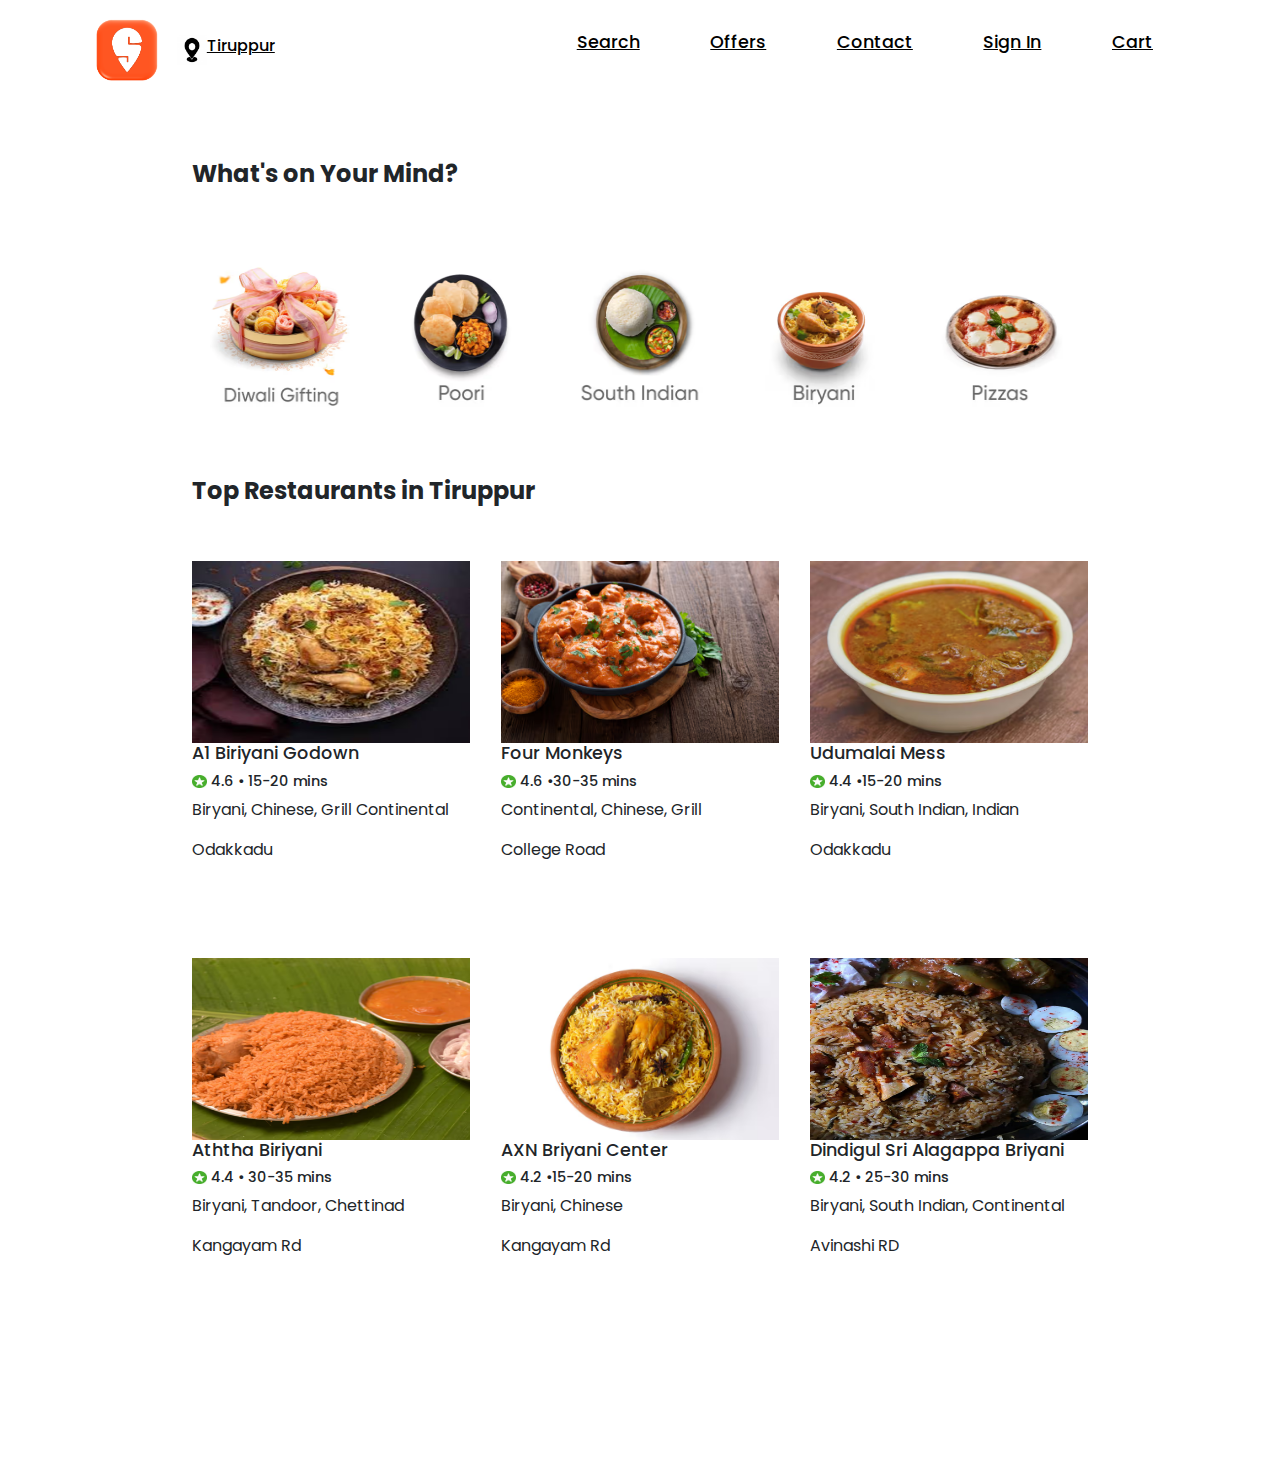
<file: index.html>
<!DOCTYPE html>
<html lang="en">
<head>
    <meta charset="UTF-8">
    <meta http-equiv="X-UA-Compatible" content="IE=edge">
    <meta name="viewport" content="width=device-width, initial-scale=1.0">
    <title>Swiggy</title>

    <!--        WEBPAGE ICON        -->
    <link rel="icon" href="./Images/pageicon.png">

    <!--        CSS FILE        -->
    <link rel="stylesheet" href="style.css">

     <!--        BOX ICON        -->
     <link href="https://cdn.jsdelivr.net/npm/bootstrap@5.3.3/dist/css/bootstrap.min.css/" rel="stylesheet" integrity="sha384-QWTKZyjpPEjISv5WaRU9OFeRpok6YctnYmDr5pNlyT2bRjXh0JMhjY6hW+ALEwIH" crossorigin="anonymous">


</head>
<body>

    <!--        NAVBAR      -->

    <nav class="nav_bar">
        <img src="./Images/homeicon.png" alt="Swiggy Icon" width="100" height="100">
        <img src="./Images/locationicon.png" alt="Location Icon" width="30" height="30" class="location">
        <h4><a href="">Tiruppur</a></h4>

        <ul class="nav_list">
            <li><a href="search.html">Search</a></li>
            <li><a href="offer.html">Offers</a></li>
            <li><a href="contact.html">Contact</a></li>
            <li><a href="login.html">Sign In</a></li>
            <li><a href="card.html">Cart</a></li>
        </ul>
    </nav>

    <!--        HOME      -->

    <section class="home">

        <h3>What's on Your Mind?</h3>

        <div class="home_title_container">
            <div class="box">
                <a href=""><img src="./Images/img1.avif" alt="" width="140" height="180"></a>
            </div>
            <div class="box">
                <a href=""><img src="./Images/img2.avif" alt="" width="140" height="180"></a>
            </div>
            <div class="box">
                <a href=""><img src="./Images/img3.avif" alt="" width="140" height="180"></a>
            </div>
            <div class="box">
                <a href=""><img src="./Images/img4.avif" alt="" width="140" height="180"></a>
            </div>
            <div class="box">
                <a href=""><img src="./Images/img5.avif" alt="" width="140" height="180"></a>
            </div>
        </div>

        <h3>Top Restaurants in Tiruppur</h3>
        <div class="top_rest_container">
            <div class="box">
                <a href=""><img src="./Images/top1.avif" alt="" width="278" height="182"></a>
                <h5>A1 Biriyani Godown</h5>
                <h6>
                    <img src="./Images/staricon.png" alt="" width="15" height="13"> 4.6 • <span>15-20 mins</span>
                </h6>
                <p> Biryani, Chinese, Grill Continental</p>
                <p>Odakkadu</p>
            </div>

            <div class="box">
                <a href=""><img src="./Images/top2.avif" alt="" width="278" height="182"></a>
                <h5>Four Monkeys</h5>
                <h6>
                    <img src="./Images/staricon.png" alt="" width="15" height="13"> 4.6 •<span>30-35 mins</span>
                </h6>
                <p>Continental, Chinese, Grill</p>
                <p>College Road</p>

            </div>

            <div class="box">
                <a href=""><img src="./Images/top3.avif" alt="" width="278" height="182"></a>
                <h5>Udumalai Mess</h5>
                <h6>
                    <img src="./Images/staricon.png" alt="" width="15" height="13">
                    4.4 •<span>15-20 mins</span>
                </h6>
                <p>Biryani, South Indian, Indian</p>
                <p>Odakkadu</p>
            </div>
            <div class="box">
                <a href=""><img src="./Images/top4.avif" alt="" width="278" height="182"></a>
                <h5>Aththa Biriyani</h5>
                <h6>
                    <img src="./Images/staricon.png" alt="" width="15" height="13">
                    4.4 • <span>30-35 mins</span>
                </h6>
                <p>Biryani, Tandoor, Chettinad</p>
                <p>Kangayam Rd</p>
            </div>
            <div class="box">
                <a href=""><img src="./Images/top5.avif" alt="" width="278" height="182"></a>
                <h5>AXN Briyani Center</h5>
                <h6>
                    <img src="./Images/staricon.png" alt="" width="15" height="13">
                    4.2 •<span>15-20 mins</span>
                </h6>
                <p>Biryani, Chinese</p>
                <p>Kangayam Rd</p>
            </div>
            <div class="box">
                <a href=""><img src="./Images/top6.avif" alt="" width="278" height="182"></a>
                <h5>Dindigul Sri Alagappa Briyani</h5>
                <h6>
                    <img src="./Images/staricon.png" alt="" width="15" height="13">
                    4.2 •<span> 25-30 mins</span>
                </h6>
                <p>Biryani, South Indian, Continental</p>
                <p>Avinashi RD</p>
            </div>
        </div>

    </section>

    
</body>
</html>
</file>
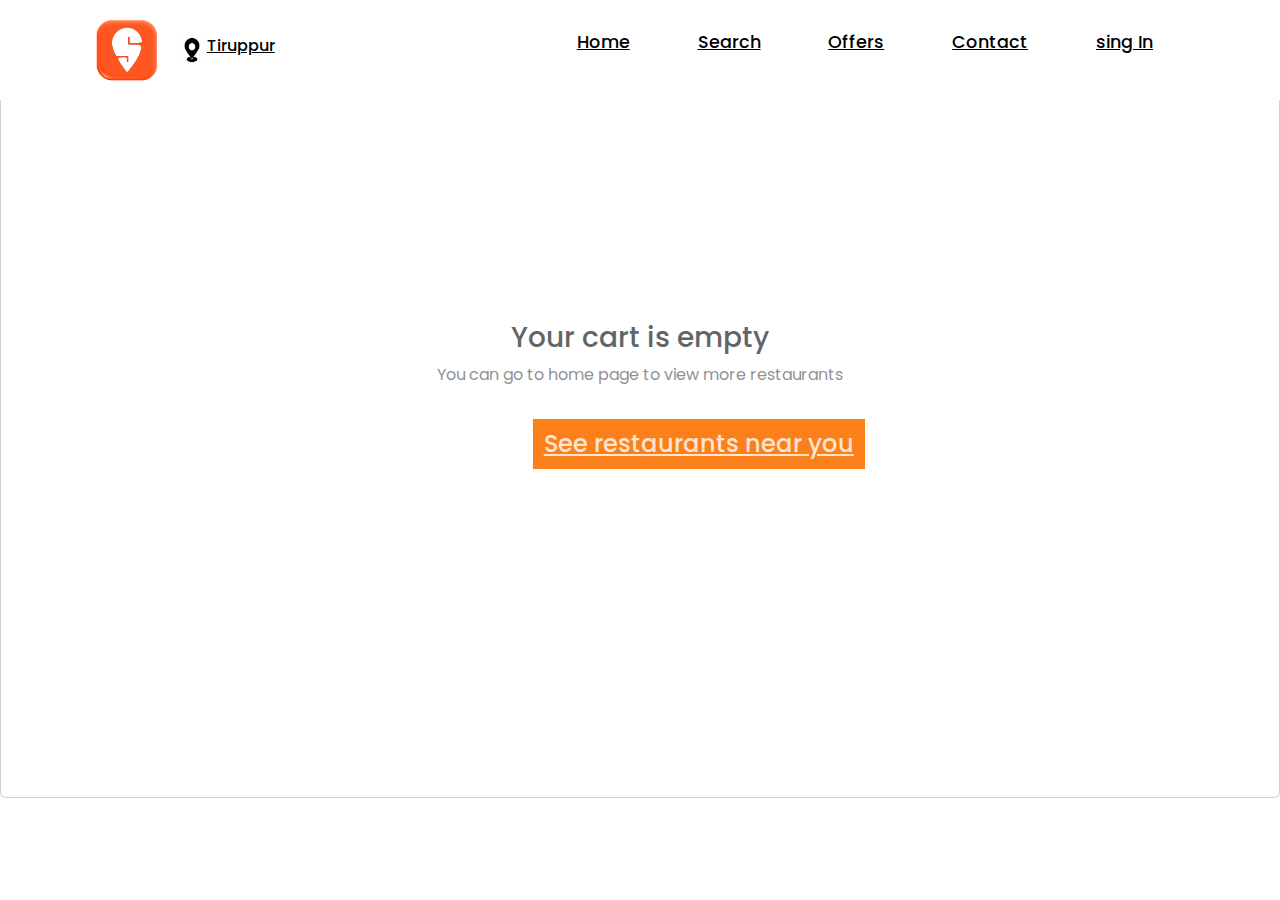
<file: card.html>
<!DOCTYPE html>
<html lang="en">
<head>
    <meta charset="UTF-8">
    <meta http-equiv="X-UA-Compatible" content="IE=edge">
    <meta name="viewport" content="width=device-width, initial-scale=1.0">
    <title>Swiggy</title>

    <!--        WEBPAGE ICON        -->
    <link rel="icon" href="./Images/pageicon.png">

    <!--        CSS FILE        -->
    <link rel="stylesheet" href="style.css">

     <!--        BOX ICON        -->
     <link href="https://cdn.jsdelivr.net/npm/bootstrap@5.3.3/dist/css/bootstrap.min.css/" rel="stylesheet" integrity="sha384-QWTKZyjpPEjISv5WaRU9OFeRpok6YctnYmDr5pNlyT2bRjXh0JMhjY6hW+ALEwIH" crossorigin="anonymous">


</head>
<body>

    <!--        NAVBAR      -->

    <nav class="nav_bar">
        <img src="./Images/homeicon.png" alt="Swiggy Icon" width="100" height="100">
        <img src="./Images/locationicon.png" alt="Location Icon" width="30" height="30" class="location">
        <h4><a href="">Tiruppur</a></h4>

        <ul class="nav_list">
            <li><a href="index.html">Home</a></li>
            <li><a href="search.html">Search</a></li>
            <li><a href="offer.html">Offers</a></li>
            <li><a href="contact.html">Contact</a></li>
            <li><a href="login.html">sing In</a></li>
        </ul>
    </nav>

    <!--        CARD        -->

    <div class="card">
        <h3>Your cart is empty</h3>
        <p>You can go to home page to view more restaurants</p>
        <h4><a href="index.html">See restaurants near you</a></h4>
    </div>
</body>
</html>
</file>
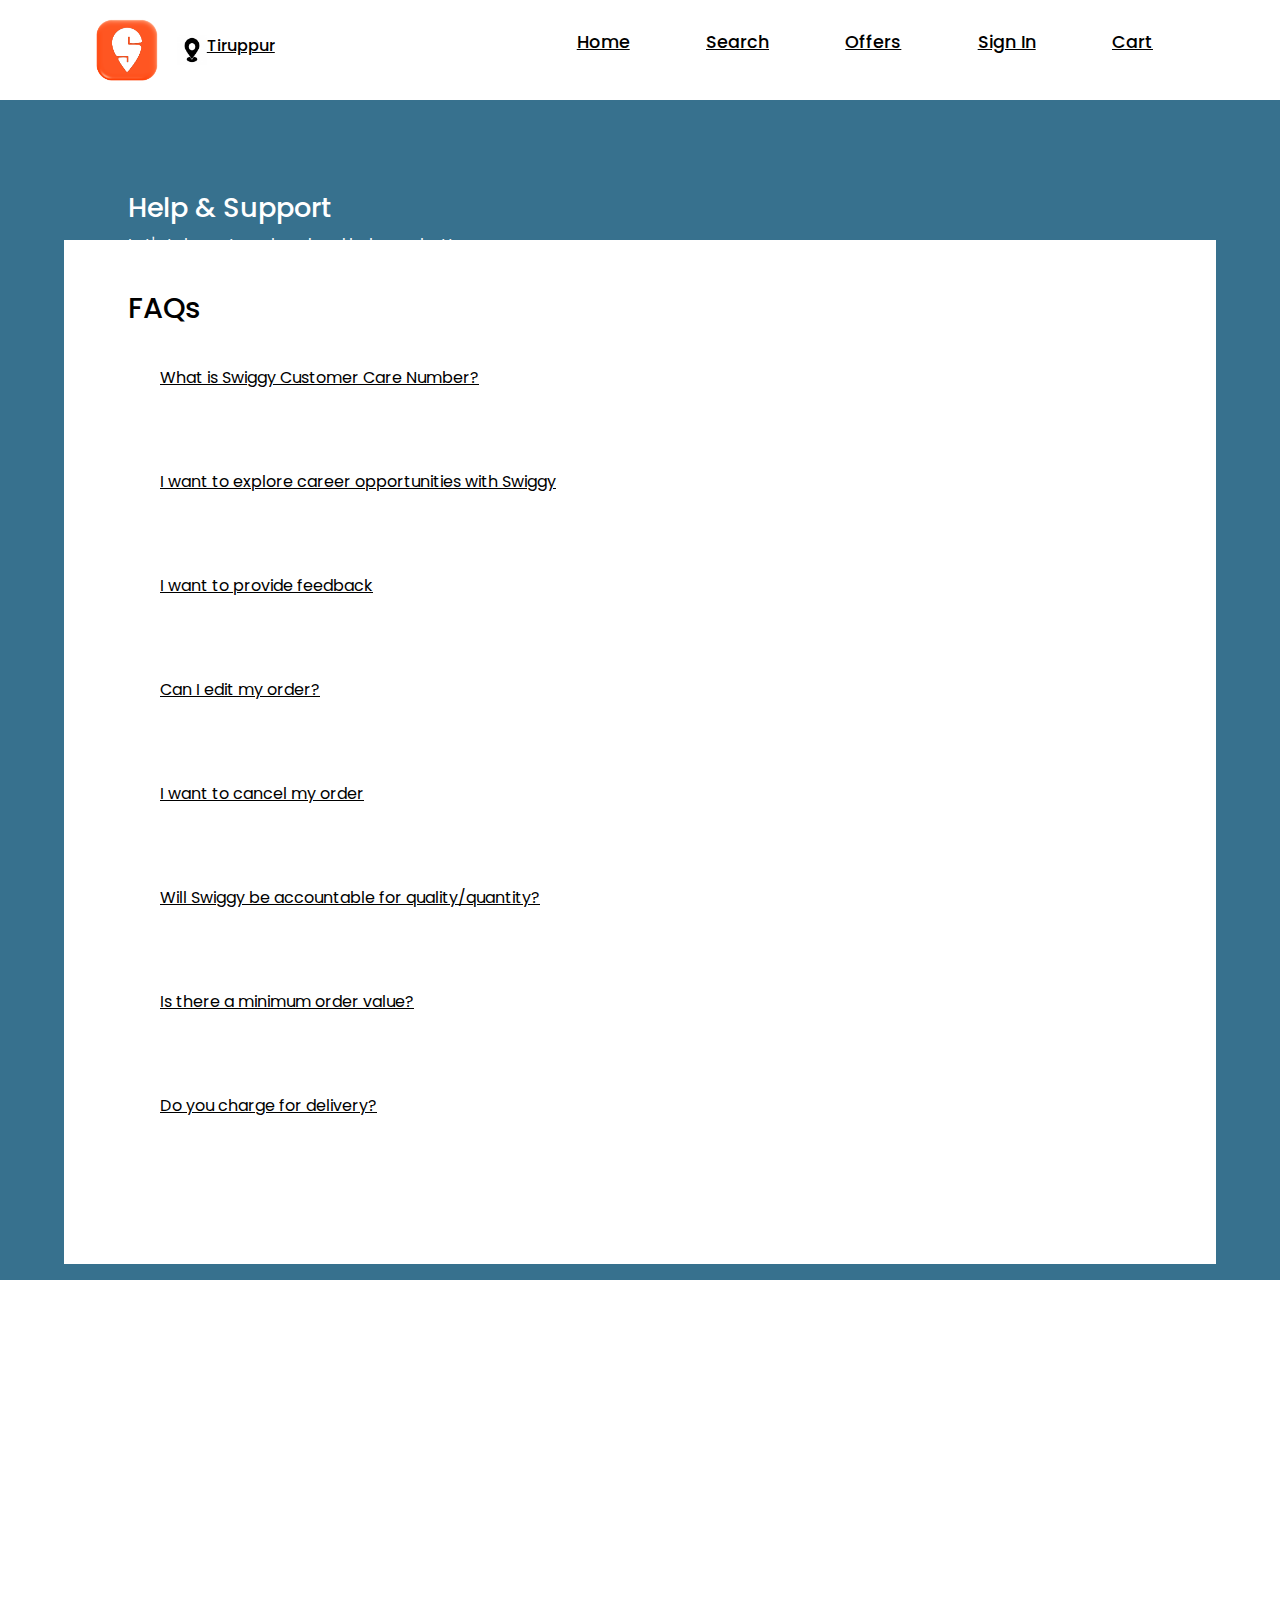
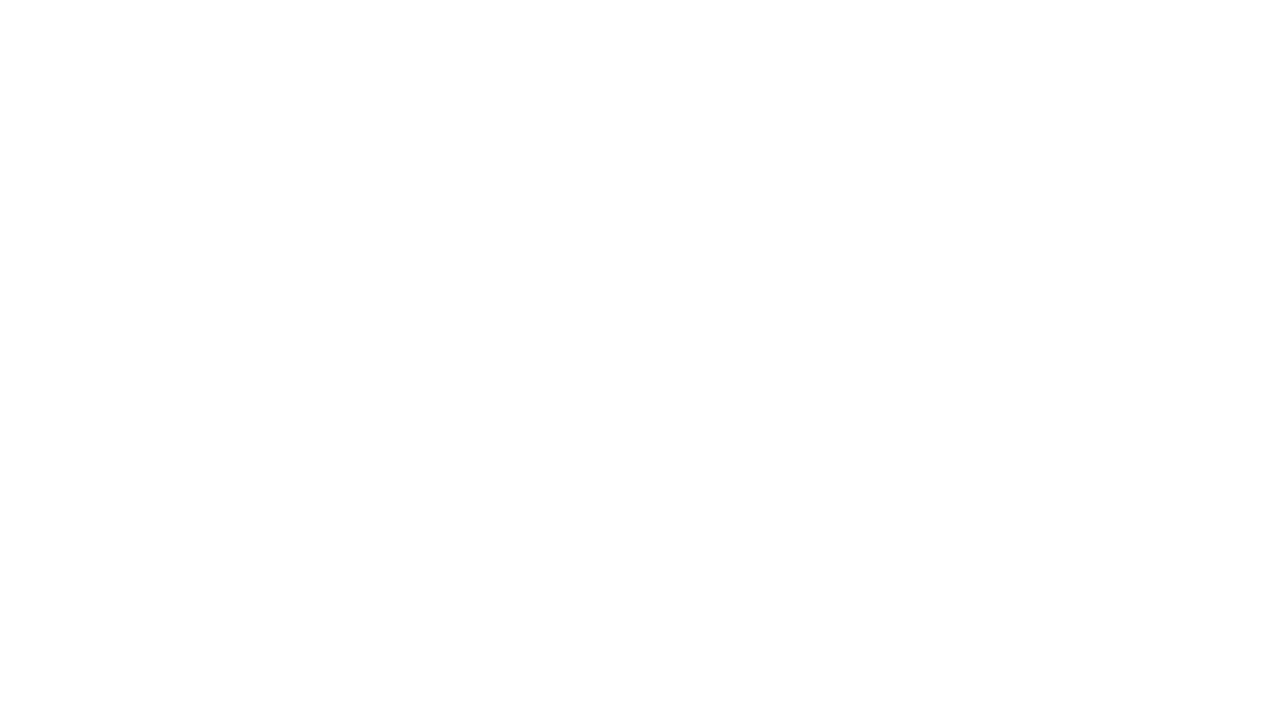
<file: contact.html>
<!DOCTYPE html>
<html lang="en">
<head>
    <meta charset="UTF-8">
    <meta http-equiv="X-UA-Compatible" content="IE=edge">
    <meta name="viewport" content="width=device-width, initial-scale=1.0">
    <title>Swiggy</title>

    <!--        WEBPAGE ICON        -->
    <link rel="icon" href="./Images/pageicon.png">

    <!--        CSS FILE        -->
    <link rel="stylesheet" href="style.css">

     <!--        BOX ICON        -->
     <link href="https://cdn.jsdelivr.net/npm/bootstrap@5.3.3/dist/css/bootstrap.min.css/" rel="stylesheet" integrity="sha384-QWTKZyjpPEjISv5WaRU9OFeRpok6YctnYmDr5pNlyT2bRjXh0JMhjY6hW+ALEwIH" crossorigin="anonymous">


</head>
<body>

    <!--        NAVBAR      -->

    <nav class="nav_bar">
        <img src="./Images/homeicon.png" alt="Swiggy Icon" width="100" height="100">
        <img src="./Images/locationicon.png" alt="Location Icon" width="30" height="30" class="location">
        <h4><a href="">Tiruppur</a></h4>

        <ul class="nav_list">
            <li><a href="index.html">Home</a></li>
            <li><a href="search.html">Search</a></li>
            <li><a href="offer.html">Offers</a></li>
            <li><a href="login.html">Sign In</a></li>
            <li><a href="card.html">Cart</a></li>
        </ul>
    </nav>

    <!--        CONTACT     -->

    <div class="contact">

        <div class="title_contact">
            <h3>Help & Support</h3>
            <p>Let's take a step ahead and help you better.</p>
        </div>

        <div class="contact_container">
            <h4>FAQs</h4>
            <p><a href="">What is Swiggy Customer Care Number?</a></p>
            <p><a href="">I want to explore career opportunities with Swiggy</a></p>
            <p><a href="">I want to provide feedback</a></p>
            <p><a href="">Can I edit my order?</a></p>
            <p><a href="">I want to cancel my order</a></p>
            <p><a href="">Will Swiggy be accountable for quality/quantity?</a></p>
            <p><a href="">Is there a minimum order value?</a></p>
            <p><a href="">Do you charge for delivery?</a></p>
        </div>
    </div>
</body>
</html>
</file>
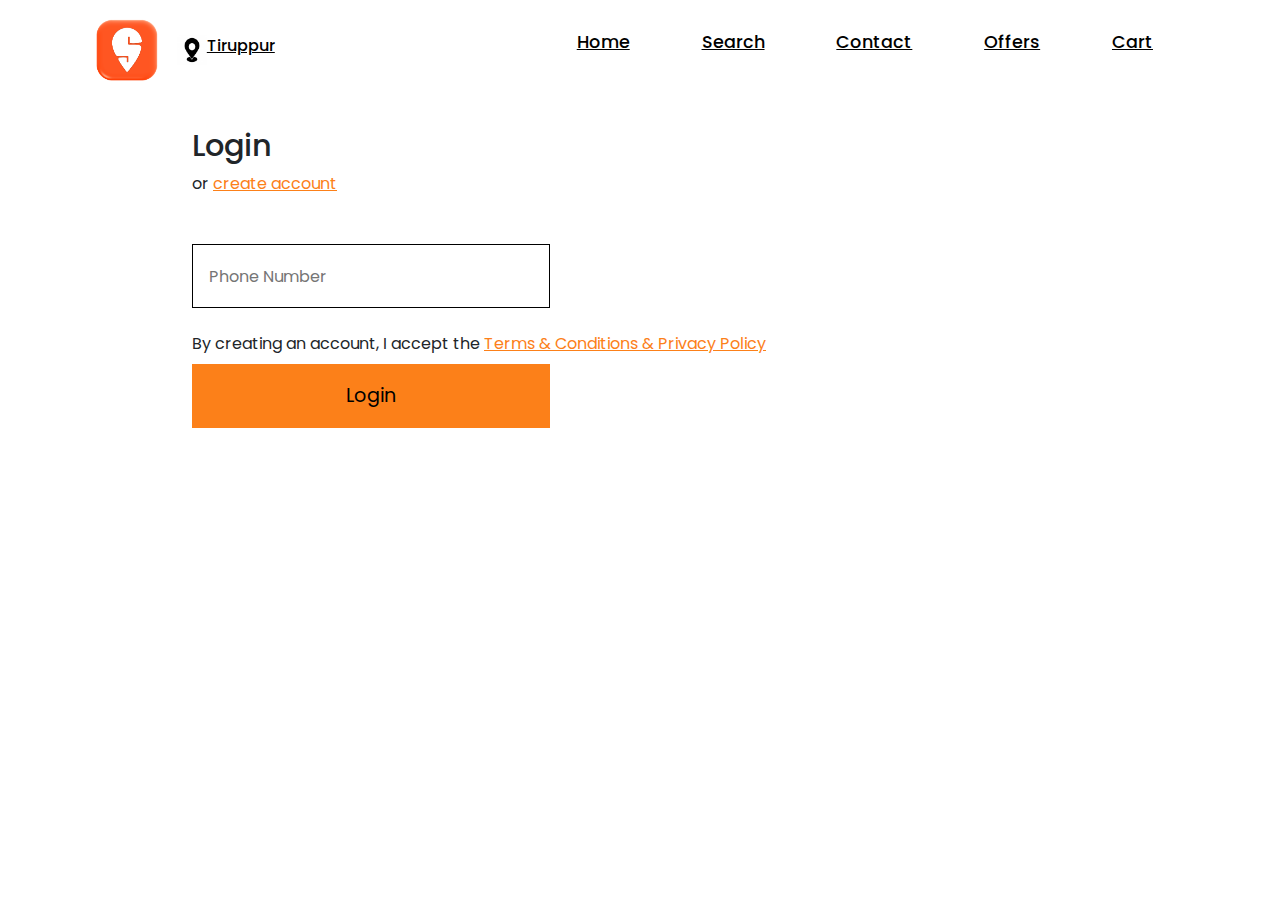
<file: login.html>
<!DOCTYPE html>
<html lang="en">
<head>
    <meta charset="UTF-8">
    <meta http-equiv="X-UA-Compatible" content="IE=edge">
    <meta name="viewport" content="width=device-width, initial-scale=1.0">
    <title>Swiggy</title>

    <!--        WEBPAGE ICON        -->
    <link rel="icon" href="./Images/pageicon.png">

    <!--        CSS FILE        -->
    <link rel="stylesheet" href="style.css">

     <!--        BOX ICON        -->
     <link href="https://cdn.jsdelivr.net/npm/bootstrap@5.3.3/dist/css/bootstrap.min.css/" rel="stylesheet" integrity="sha384-QWTKZyjpPEjISv5WaRU9OFeRpok6YctnYmDr5pNlyT2bRjXh0JMhjY6hW+ALEwIH" crossorigin="anonymous">


</head>
<body>

    <!--        NAVBAR      -->

    <nav class="nav_bar">
        <img src="./Images/homeicon.png" alt="Swiggy Icon" width="100" height="100">
        <img src="./Images/locationicon.png" alt="Location Icon" width="30" height="30" class="location">
        <h4><a href="">Tiruppur</a></h4>

        <ul class="nav_list">
            <li><a href="index.html">Home</a></li>
            <li><a href="search.html">Search</a></li>
            <li><a href="contact.html">Contact</a></li>
            <li><a href="offer.html">Offers</a></li>
            <li><a href="card.html">Cart</a></li>
        </ul>
    </nav>

    <div class="login">
        <h2>Login</h2>
        <p>or <a href="signup.html">create account</a></p>
        <input type="tel" pattern="[0-9]{5}-[0-9]{5}" required placeholder="Phone Number"><br>
        <p class="team">By creating an account, I accept the <a href="https://www.swiggy.com/terms-and-conditions">Terms & Conditions & Privacy Policy</a></p>
        <button class="butlogin">Login</button>
    </div>
</body>
</html>
</file>
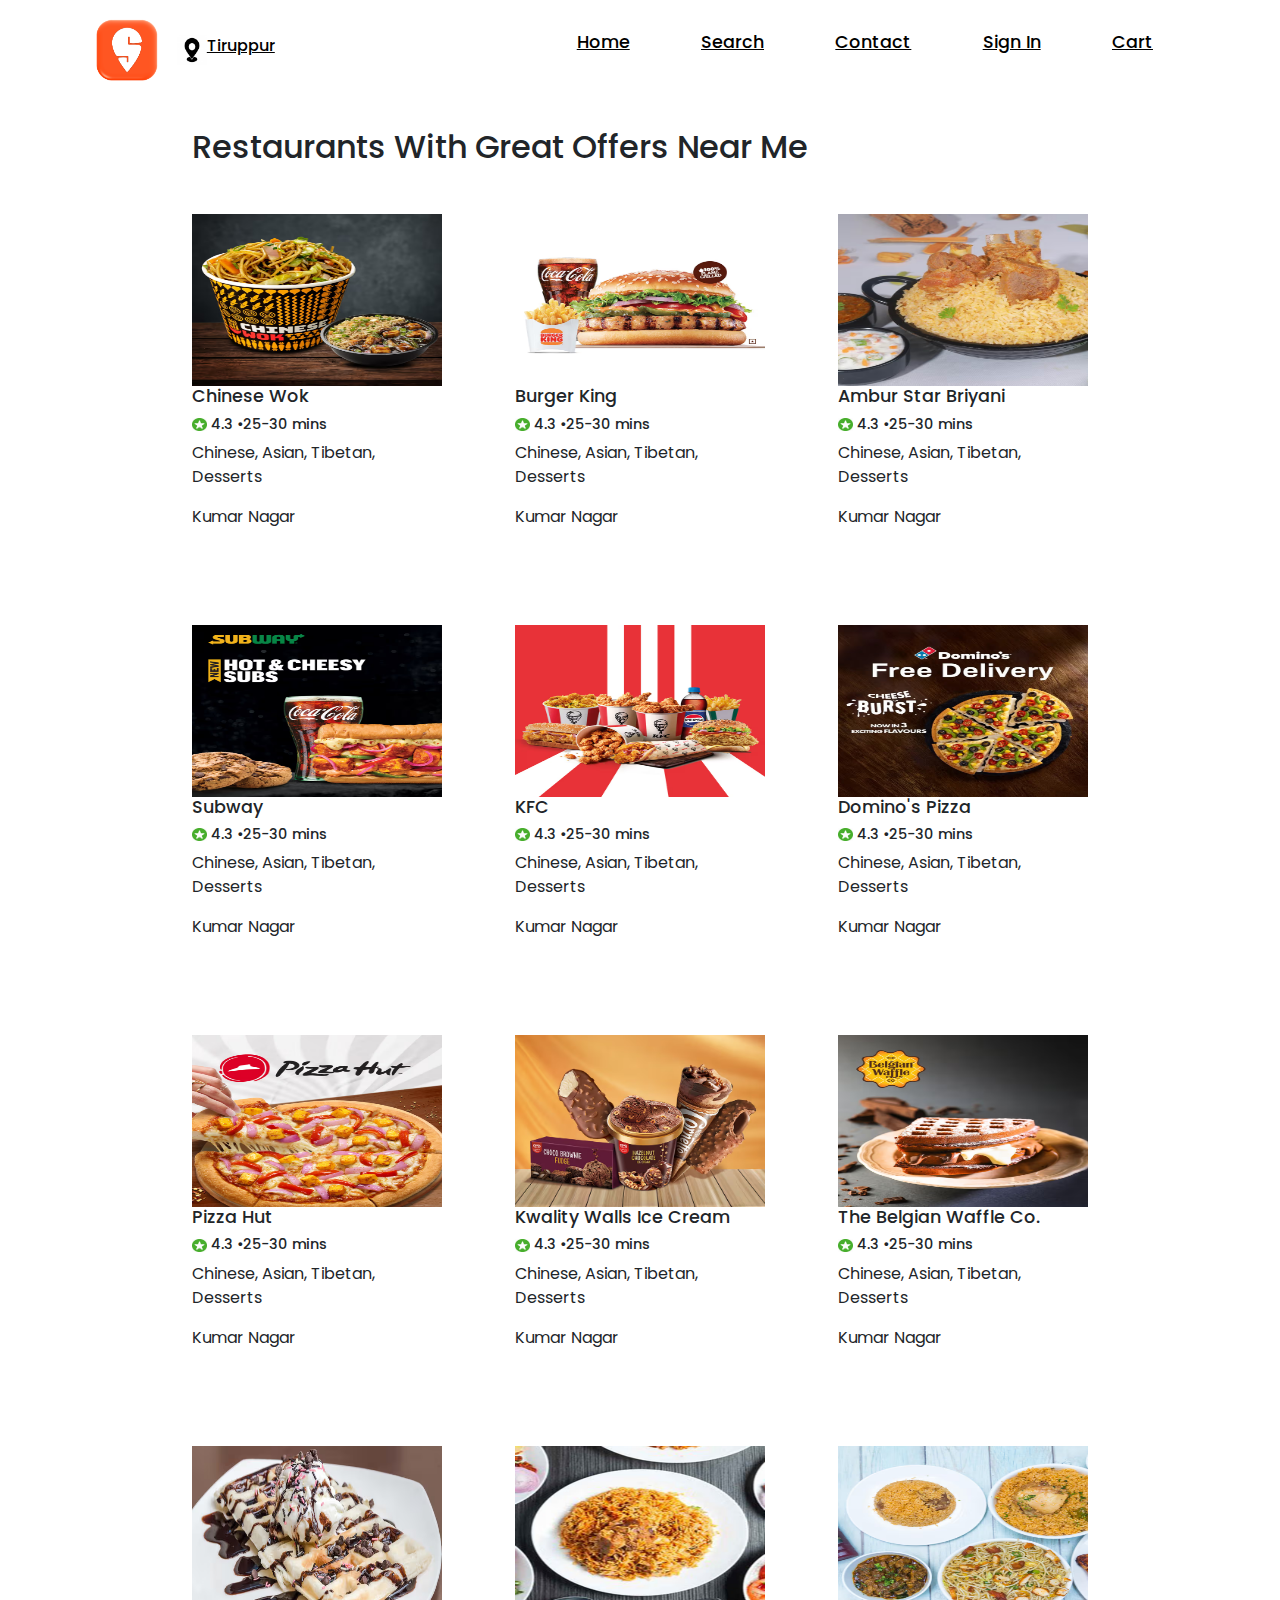
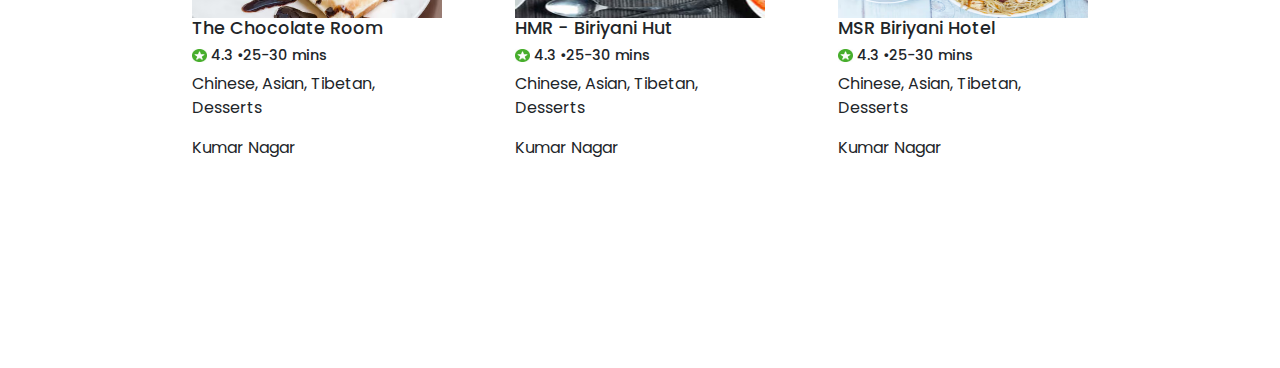
<file: offer.html>
<!DOCTYPE html>
<html lang="en">
<head>
    <meta charset="UTF-8">
    <meta http-equiv="X-UA-Compatible" content="IE=edge">
    <meta name="viewport" content="width=device-width, initial-scale=1.0">
    <title>Swiggy</title>

    <!--        WEBPAGE ICON        -->
    <link rel="icon" href="./Images/pageicon.png">

    <!--        CSS FILE        -->
    <link rel="stylesheet" href="style.css">

     <!--        BOX ICON        -->
     <link href="https://cdn.jsdelivr.net/npm/bootstrap@5.3.3/dist/css/bootstrap.min.css/" rel="stylesheet" integrity="sha384-QWTKZyjpPEjISv5WaRU9OFeRpok6YctnYmDr5pNlyT2bRjXh0JMhjY6hW+ALEwIH" crossorigin="anonymous">


</head>
<body>

    <!--        NAVBAR      -->

    <nav class="nav_bar">
        <img src="./Images/homeicon.png" alt="Swiggy Icon" width="100" height="100">
        <img src="./Images/locationicon.png" alt="Location Icon" width="30" height="30" class="location">
        <h4><a href="">Tiruppur</a></h4>

        <ul class="nav_list">
            <li><a href="index.html">Home</a></li>
            <li><a href="search.html">Search</a></li>
            <li><a href="contact.html">Contact</a></li>
            <li><a href="signup.html">Sign In</a></li>
            <li><a href="card.html">Cart</a></li>
        </ul>
    </nav>

    <!--        OFFERS       -->
    
    <div class="offers">
        <h2>Restaurants With Great Offers Near Me</h2>
        <div class="offers_container">
            <div class="box">
                <a href="">
                    <img src="./Images/off1.avif" alt="" width="250" height="172">
                </a>
                <h5>Chinese Wok</h5>
                <h6>
                    <img src="./Images/staricon.png" alt="" width="15" height="13">
                    4.3 •<span>25-30 mins</span>
                </h6>
                <p>Chinese, Asian, Tibetan, Desserts</p>
                <p>Kumar Nagar</p>
            </div>
            <div class="box">
                <a href="">
                    <img src="./Images/off2.avif" alt="" width="250" height="172">
                </a>
                <h5>Burger King</h5>
                <h6>
                    <img src="./Images/staricon.png" alt="" width="15" height="13">
                    4.3 •<span>25-30 mins</span>
                </h6>
                <p>Chinese, Asian, Tibetan, Desserts</p>
                <p>Kumar Nagar</p>
            </div>
            <div class="box">
                <a href="">
                    <img src="./Images/off3.avif" alt="" width="250" height="172">
                </a>
                <h5>Ambur Star Briyani</h5>
                <h6>
                    <img src="./Images/staricon.png" alt="" width="15" height="13">
                    4.3 •<span>25-30 mins</span>
                </h6>
                <p>Chinese, Asian, Tibetan, Desserts</p>
                <p>Kumar Nagar</p>
            </div>
            <div class="box">
                <a href="">
                    <img src="./Images/off4.avif" alt="" width="250" height="172">
                </a>
                <h5>Subway</h5>
                <h6>
                    <img src="./Images/staricon.png" alt="" width="15" height="13">
                    4.3 •<span>25-30 mins</span>
                </h6>
                <p>Chinese, Asian, Tibetan, Desserts</p>
                <p>Kumar Nagar</p>
            </div>
            <div class="box">
                <a href="">
                    <img src="./Images/off5.avif" alt="" width="250" height="172">
                </a>
                <h5>KFC</h5>
                <h6>
                    <img src="./Images/staricon.png" alt="" width="15" height="13">
                    4.3 •<span>25-30 mins</span>
                </h6>
                <p>Chinese, Asian, Tibetan, Desserts</p>
                <p>Kumar Nagar</p>
            </div>
            <div class="box">
                <a href="">
                    <img src="./Images/off6.avif" alt="" width="250" height="172">
                </a>
                <h5>Domino's Pizza</h5>
                <h6>
                    <img src="./Images/staricon.png" alt="" width="15" height="13">
                    4.3 •<span>25-30 mins</span>
                </h6>
                <p>Chinese, Asian, Tibetan, Desserts</p>
                <p>Kumar Nagar</p>
            </div>
            <div class="box">
                <a href="">
                    <img src="./Images/off7.avif" alt="" width="250" height="172">
                </a>
                <h5>Pizza Hut</h5>
                <h6>
                    <img src="./Images/staricon.png" alt="" width="15" height="13">
                    4.3 •<span>25-30 mins</span>
                </h6>
                <p>Chinese, Asian, Tibetan, Desserts</p>
                <p>Kumar Nagar</p>
            </div>
            <div class="box">
                <a href="">
                    <img src="./Images/off8.avif" alt="" width="250" height="172">
                </a>
                <h5>Kwality Walls Ice Cream</h5>
                <h6>
                    <img src="./Images/staricon.png" alt="" width="15" height="13">
                    4.3 •<span>25-30 mins</span>
                </h6>
                <p>Chinese, Asian, Tibetan, Desserts</p>
                <p>Kumar Nagar</p>
            </div>
            <div class="box">
                <a href="">
                    <img src="./Images/off9.avif" alt="" width="250" height="172">
                </a>
                <h5>The Belgian Waffle Co.</h5>
                <h6>
                    <img src="./Images/staricon.png" alt="" width="15" height="13">
                    4.3 •<span>25-30 mins</span>
                </h6>
                <p>Chinese, Asian, Tibetan, Desserts</p>
                <p>Kumar Nagar</p>
            </div>
            <div class="box">
                <a href="">
                    <img src="./Images/off10.avif" alt="" width="250" height="172">
                </a>
                <h5>The Chocolate Room</h5>
                <h6>
                    <img src="./Images/staricon.png" alt="" width="15" height="13">
                    4.3 •<span>25-30 mins</span>
                </h6>
                <p>Chinese, Asian, Tibetan, Desserts</p>
                <p>Kumar Nagar</p>
            </div>
            <div class="box">
                <a href="">
                    <img src="./Images/off11.avif" alt="" width="250" height="172">
                </a>
                <h5>HMR - Biriyani Hut</h5>
                <h6>
                    <img src="./Images/staricon.png" alt="" width="15" height="13">
                    4.3 •<span>25-30 mins</span>
                </h6>
                <p>Chinese, Asian, Tibetan, Desserts</p>
                <p>Kumar Nagar</p>
            </div>
            <div class="box">
                <a href="">
                    <img src="./Images/off12.avif" alt="" width="250" height="172">
                </a>
                <h5>MSR Biriyani Hotel</h5>
                <h6>
                    <img src="./Images/staricon.png" alt="" width="15" height="13">
                    4.3 •<span>25-30 mins</span>
                </h6>
                <p>Chinese, Asian, Tibetan, Desserts</p>
                <p>Kumar Nagar</p>
            </div>

            
        </div>
    </div>
</body>
</html>
</file>
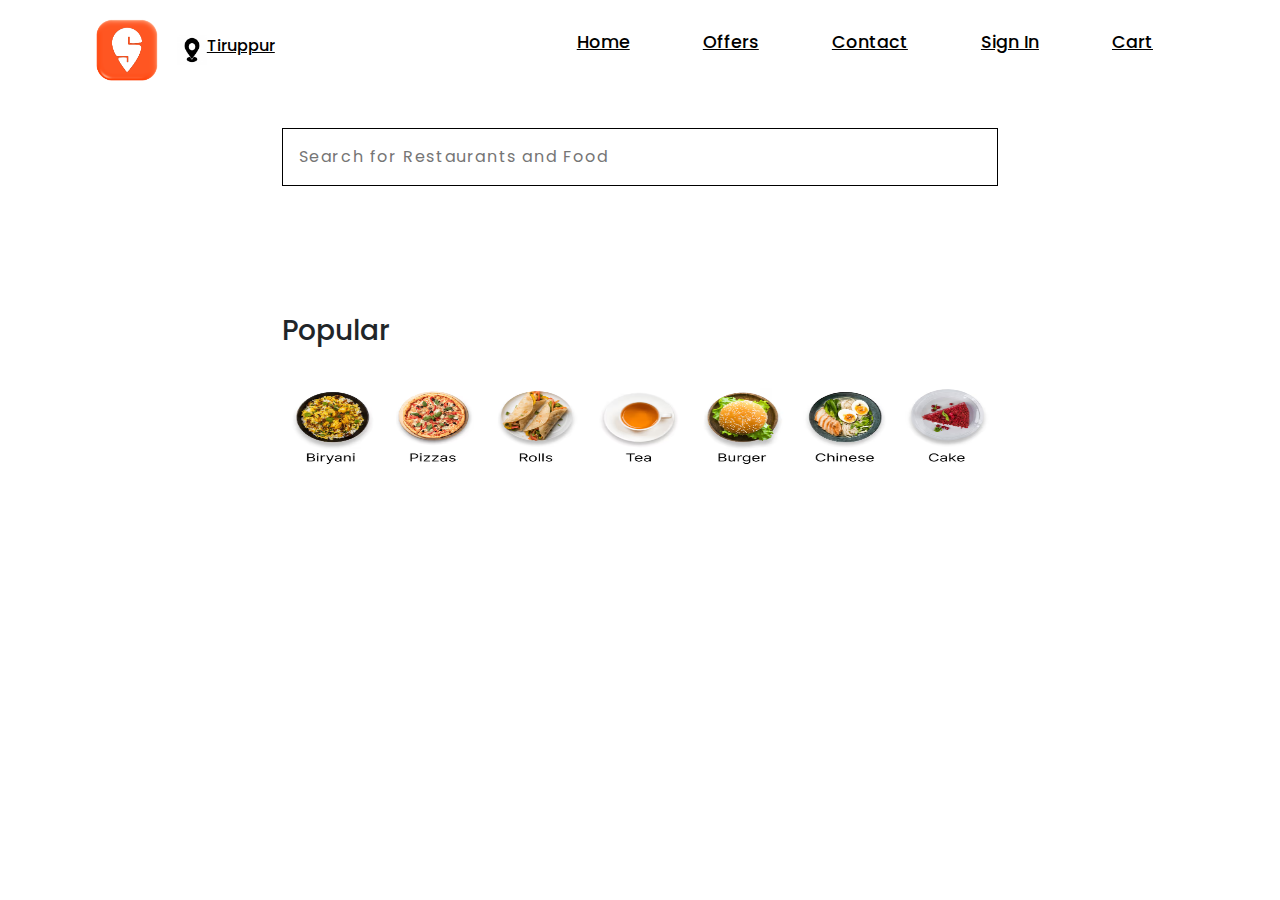
<file: search.html>
<!DOCTYPE html>
<html lang="en">
<head>
    <meta charset="UTF-8">
    <meta http-equiv="X-UA-Compatible" content="IE=edge">
    <meta name="viewport" content="width=device-width, initial-scale=1.0">
    <title>Swiggy</title>

    <!--        WEBPAGE ICON        -->
    <link rel="icon" href="./Images/pageicon.png">

    <!--        CSS FILE        -->
    <link rel="stylesheet" href="style.css">

     <!--        BOX ICON        -->
     <link href="https://cdn.jsdelivr.net/npm/bootstrap@5.3.3/dist/css/bootstrap.min.css/" rel="stylesheet" integrity="sha384-QWTKZyjpPEjISv5WaRU9OFeRpok6YctnYmDr5pNlyT2bRjXh0JMhjY6hW+ALEwIH" crossorigin="anonymous">


</head>
<body>

    <!--        NAVBAR      -->

    <nav class="nav_bar">
        <img src="./Images/homeicon.png" alt="Swiggy Icon" width="100" height="100">
        <img src="./Images/locationicon.png" alt="Location Icon" width="30" height="30" class="location">
        <h4><a href="">Tiruppur</a></h4>

        <ul class="nav_list">
            <li><a href="index.html">Home</a></li>
            <li><a href="offer.html">Offers</a></li>
            <li><a href="contact.html">Contact</a></li>
            <li><a href="login.html">Sign In</a></li>
            <li><a href="card.html">Cart</a></li>
        </ul>
    </nav>

    <!--        SEARCH BAR      -->

    <div class="input_box">
        <input type="text" placeholder="Search for Restaurants and Food">
    </div>

    <!--        Popular     -->

    <div class="popular">

        <h3>Popular</h3>

        <div class="popular_container">
            <div class="box">
                <a href="">
                    <img src="./Images/sea1.avif" alt="" width="100" height="100">
                </a>
            </div>
            <div class="box">
                <a href="">
                    <img src="./Images/sea2.avif" alt="" width="100" height="100">
                </a>
            </div>
            <div class="box">
                <a href="">
                    <img src="./Images/sea3.avif" alt="" width="100" height="100">
                </a>
            </div>
            <div class="box">
                <a href="">
                    <img src="./Images/sea4.avif" alt="" width="100" height="100">
                </a>
            </div>
            <div class="box">
                <a href="">
                    <img src="./Images/sea5.avif" alt="" width="100" height="100">
                </a>
            </div>
            <div class="box">
                <a href="">
                    <img src="./Images/sea6.avif" alt="" width="100" height="100">
                </a>
            </div>
            <div class="box">
                <a href="">
                    <img src="./Images/sea7.avif" alt="" width="100" height="100">
                </a>
            </div>
        </div>
    </div>
</body>
</html>
</file>
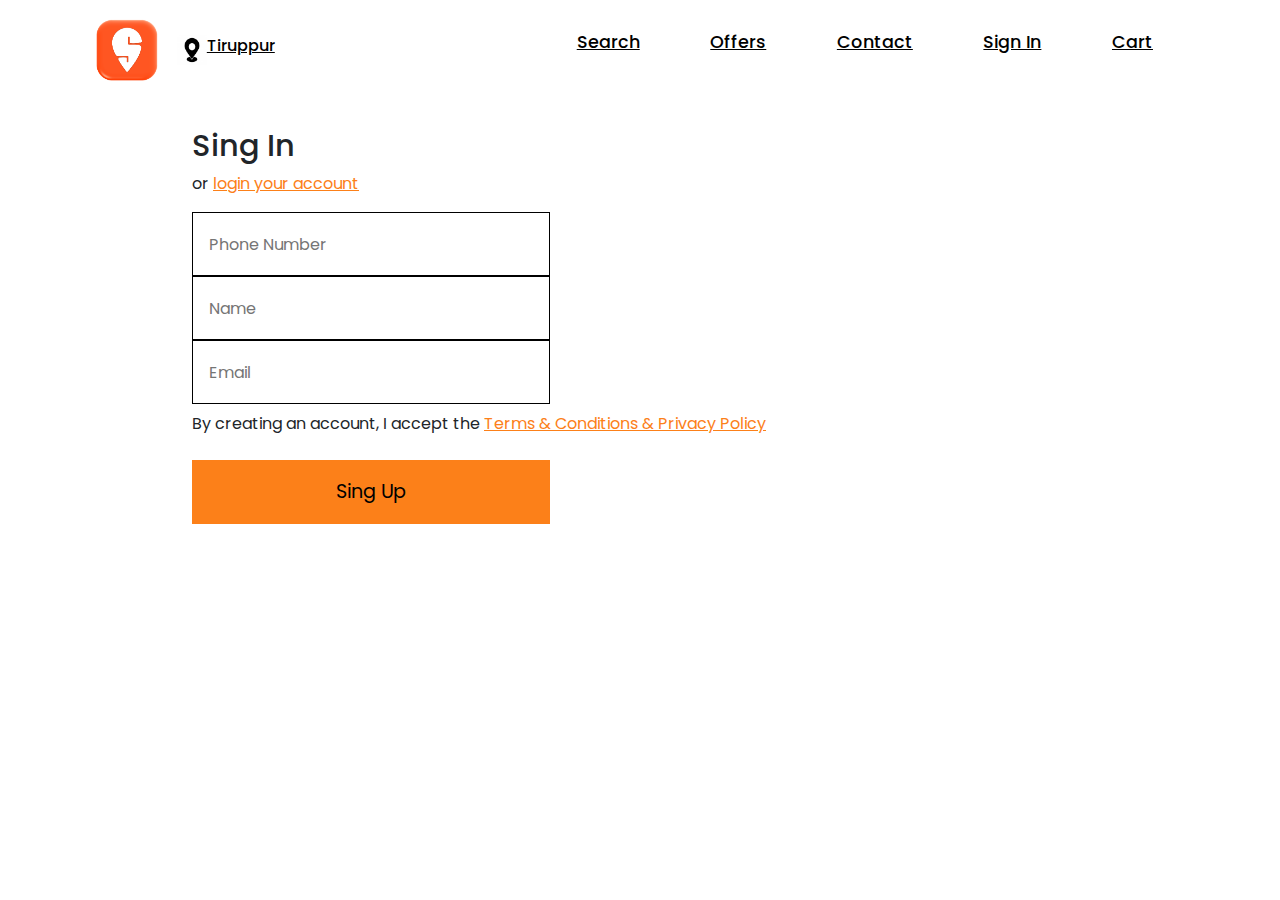
<file: signup.html>
<!DOCTYPE html>
<html lang="en">
<head>
    <meta charset="UTF-8">
    <meta http-equiv="X-UA-Compatible" content="IE=edge">
    <meta name="viewport" content="width=device-width, initial-scale=1.0">
    <title>Swiggy</title>

    <!--        WEBPAGE ICON        -->
    <link rel="icon" href="./Images/pageicon.png">

    <!--        CSS FILE        -->
    <link rel="stylesheet" href="style.css">

     <!--        BOX ICON        -->
     <link href="https://cdn.jsdelivr.net/npm/bootstrap@5.3.3/dist/css/bootstrap.min.css/" rel="stylesheet" integrity="sha384-QWTKZyjpPEjISv5WaRU9OFeRpok6YctnYmDr5pNlyT2bRjXh0JMhjY6hW+ALEwIH" crossorigin="anonymous">


</head>
<body>

    <!--        NAVBAR      -->

    <nav class="nav_bar">
        <img src="./Images/homeicon.png" alt="Swiggy Icon" width="100" height="100">
        <img src="./Images/locationicon.png" alt="Location Icon" width="30" height="30" class="location">
        <h4><a href="">Tiruppur</a></h4>

        <ul class="nav_list">
            <li><a href="search.html">Search</a></li>
            <li><a href="offer.html">Offers</a></li>
            <li><a href="">Contact</a></li>
            <li><a href="">Sign In</a></li>
            <li><a href="">Cart</a></li>
        </ul>
    </nav>

    <!--        CREATE ACCOUNT      -->

    <div class="singup login">
        <h2>Sing In</h2>
        <p style="margin-bottom: 1rem;">or <a href="login.html">login your account</a></p>
        <input type="tel" pattern="[0-9]{5}-[0-9]{5}" required placeholder="Phone Number"><br>
        <input type="text" placeholder="Name" required><br>
        <input type="email" placeholder="Email"><br>
        <p class="team">By creating an account, I accept the <a href="https://www.swiggy.com/terms-and-conditions">Terms & Conditions & Privacy Policy</a></p>
        <button class="butlogin" style="margin-top: 1rem;">Sing Up</button>
    </div>

</body>
</html>
</file>
<file: style.css>
@import url('https://fonts.googleapis.com/css2?family=Poppins:wght@100;300;400;500;600;700;800;900&display=swap');

*{
    margin: 0;
    padding: 0;
    box-sizing: border-box;
    text-decoration: none;
    list-style-type: none;
    border: none;
    outline: none;
    scroll-behavior: smooth;
    font-family: 'poppins',sans-serif;
}

:root{
    --bg-color: rgb(255, 255, 255);
    --text-color: black;
    --contact-bg-color: #37718e;
    --logo-color: #FC8019;
}

body{
    background: var(--bg-color);
    color: var(--text-color);
}
.nav_bar{
    padding: 0 6%;
    display: flex;
    flex-wrap: wrap;
    align-items: center;
    position: fixed;
    top: 0;
    left: 0;
    width: 100%;
    z-index: 100;
    background: var(--bg-color);
}

.nav_bar h4{
    flex-basis: 30%;
    font-size: 1rem;
    font-weight: 500;
}

.nav_bar .nav_list{
    flex-basis: 54%;
    display: flex;
    flex-wrap: wrap;
    align-items: center;
    justify-content: space-between;
    font-size: 1.1rem;
    font-weight: 500;
}

.nav_bar a{
    color: var(--text-color);
}

.nav_bar a:hover{
    color: var(--logo-color);
}

.home{
    padding: 10% 15%;
}

.home h3{
    font-size: 1.5rem;
    font-weight: 700;
    padding-bottom: 2rem;
    padding-top: 2rem;
}

.home_title_container{
    padding: 2%;
    display: flex;
    flex-wrap: wrap;
    justify-content: space-between;
}

.top_rest_container{
    display: flex;
    flex-wrap: wrap;
    justify-content: space-between;
    align-items: center;
}

.top_rest_container .box{
    flex-basis: 25%;
    margin-top: 1rem;
    margin-bottom: 4rem;
}

.top_rest_container .box h5{
    font-size: 1.1rem;
}
.top_rest_container .box h6{
    font-size: .9rem;
}

.top_rest_container p{
    font-size: .7;
}

/*      SEARCH BAR      */

.input_box{
    padding: 10% 15%;
}

.input_box input{
    width: 80%;
    margin-left: 10%;
    border: .1rem solid black;
    padding: 1rem;
}

.input_box input::placeholder{
    font-size: 1rem;
    letter-spacing: .1rem;
}

/*      Popular     */

.popular{
    padding: 0% 22%;
}

.popular_container{
    display: flex;
    flex-wrap: wrap;
    justify-content: space-between;
    margin-top: 2rem;
}

/*      OFFERS     */

.offers{
    padding: 10% 15%;
}

.offers h2{
    margin-bottom: 2rem;
}

.offers_container{
    display: flex;
    flex-wrap: wrap;
    justify-content: space-between;
}

.offers_container .box{
    flex-basis: 20%;
    margin-top: 1rem;
    margin-bottom: 4rem;
}

.offers_container .box h5{
    font-size: 1.1rem;
}
.offers_container .box h6{
    font-size: .9rem;
}

.offers_container p{
    font-size: .7;
}

/*      CONTACT     */

.title_contact{
    padding: 15% 10% 0 10%;
    background: var(--contact-bg-color);
    color: var(--bg-color);
    height: 100vw;
}

.title_contact h3{
    font-size: 1.7rem;
}

.title_contact p{
    font-size: 1;
}
.contact_container{
    position: relative;
    bottom: 65rem;
    background: var(--bg-color);
    color: var(--text-color);
    height: 80vw;
    margin: 0 5%;
    padding: 4% 5%;
}

.contact_container h4{
    font-size: 1.8rem;
}

.contact_container p{
    padding: 2rem;
}

.contact_container a{
    color: var(--text-color);
}

/*      Singin & Login      */

.login{
    padding: 10% 15%;
}

.login h2{
    font-size: 1.9rem;
    font-weight: 500;
}

.login a{
    color: var(--logo-color);
}

.login input{
    width: 40%;
    height: 4rem;
    padding: 1rem;
    border: .1rem solid black;
    margin-top: 2rem;
    margin-bottom: 1rem;
}

.login .butlogin{
    width: 40%;
    height: 4rem;
    background: var(--logo-color);
    font-size: 1.2rem;

}

.login .team{
    margin: .5rem 0;
}

.singup input{
    margin: 0;
}

/*      CARD      */

.card{
    padding: 25% 15%;
    text-align: center;
}

.card h3{
    opacity: .7;
    margin-bottom: .5rem;
}

.card p{
    opacity: .5;
    margin-bottom: 2rem;
}
.card section{
    text-align: center;
}
.card h4{
    width: fit-content;
    border: .2rem solid var(--logo-color);
    position: relative;
    left: 38%;
    padding: .5rem;
    background: var(--logo-color);
}

.card a{
    color: var(--bg-color);
    opacity: .8;
}
</file>
